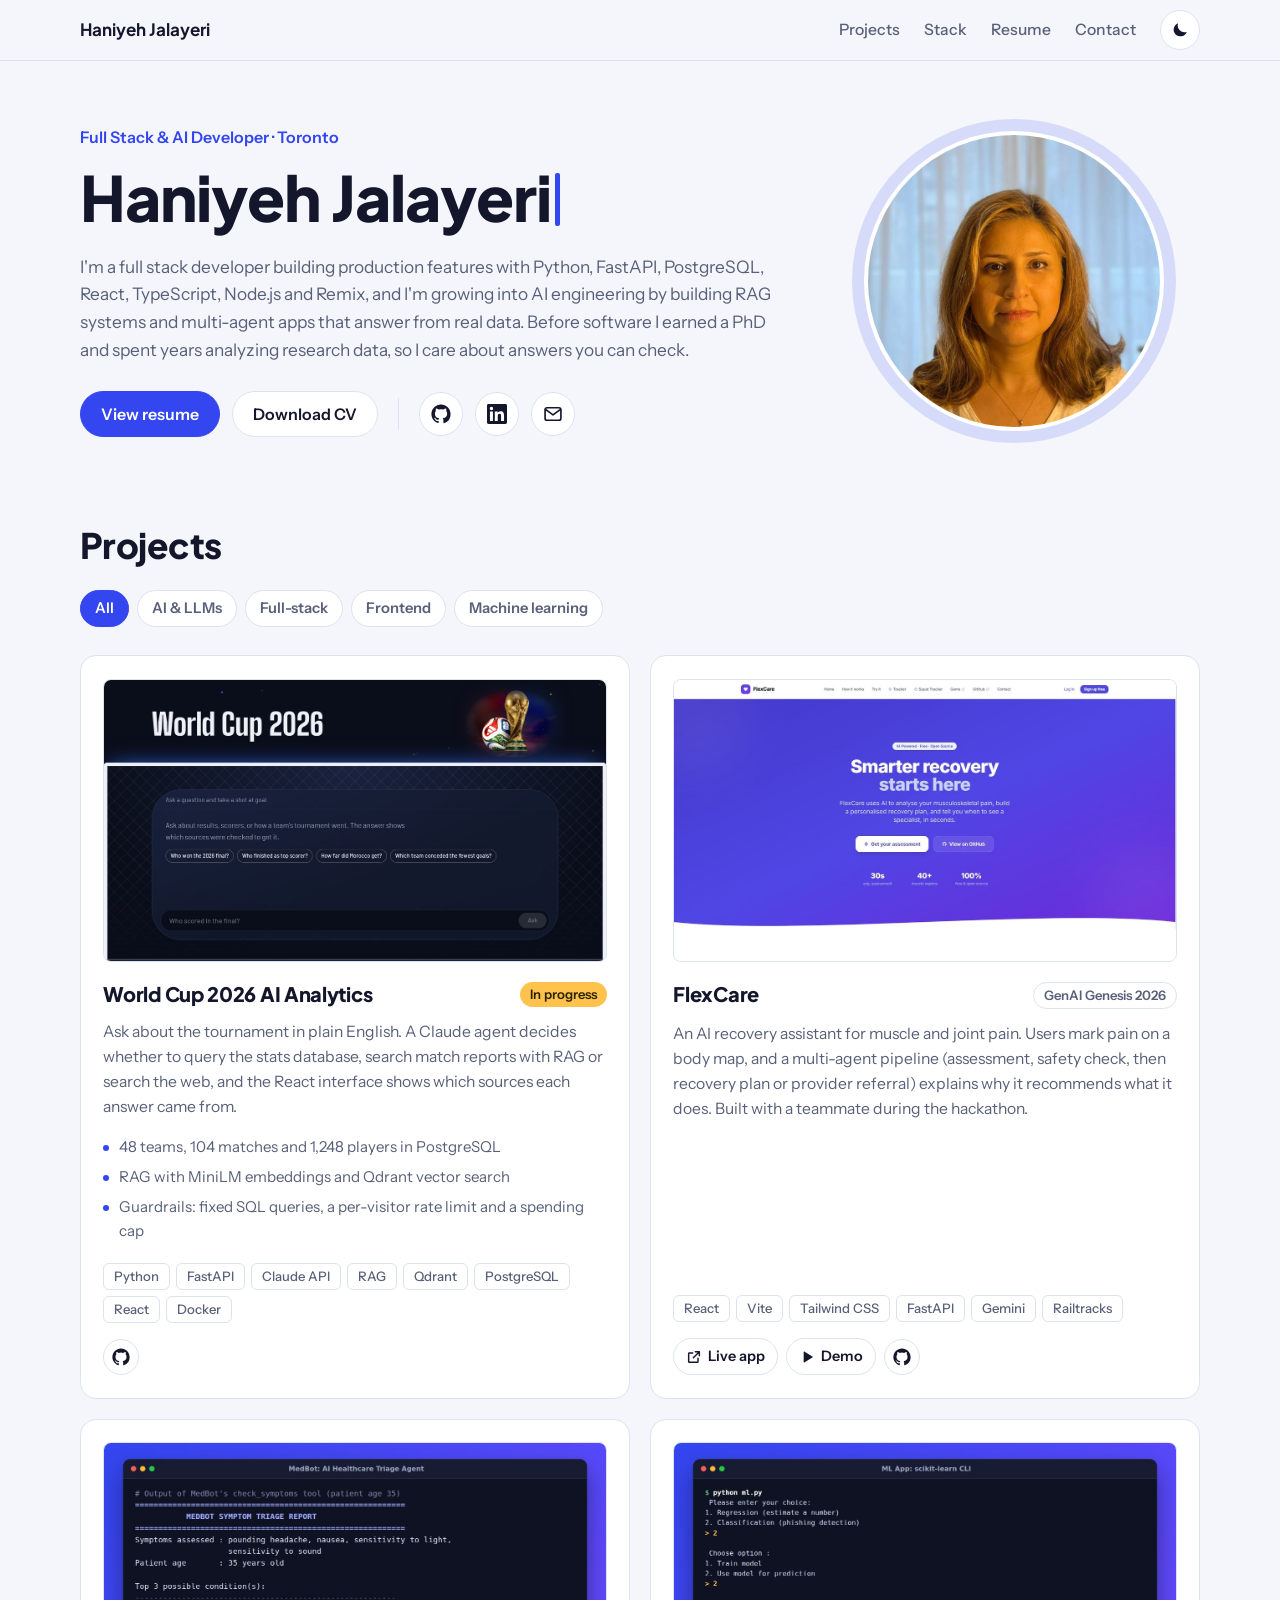
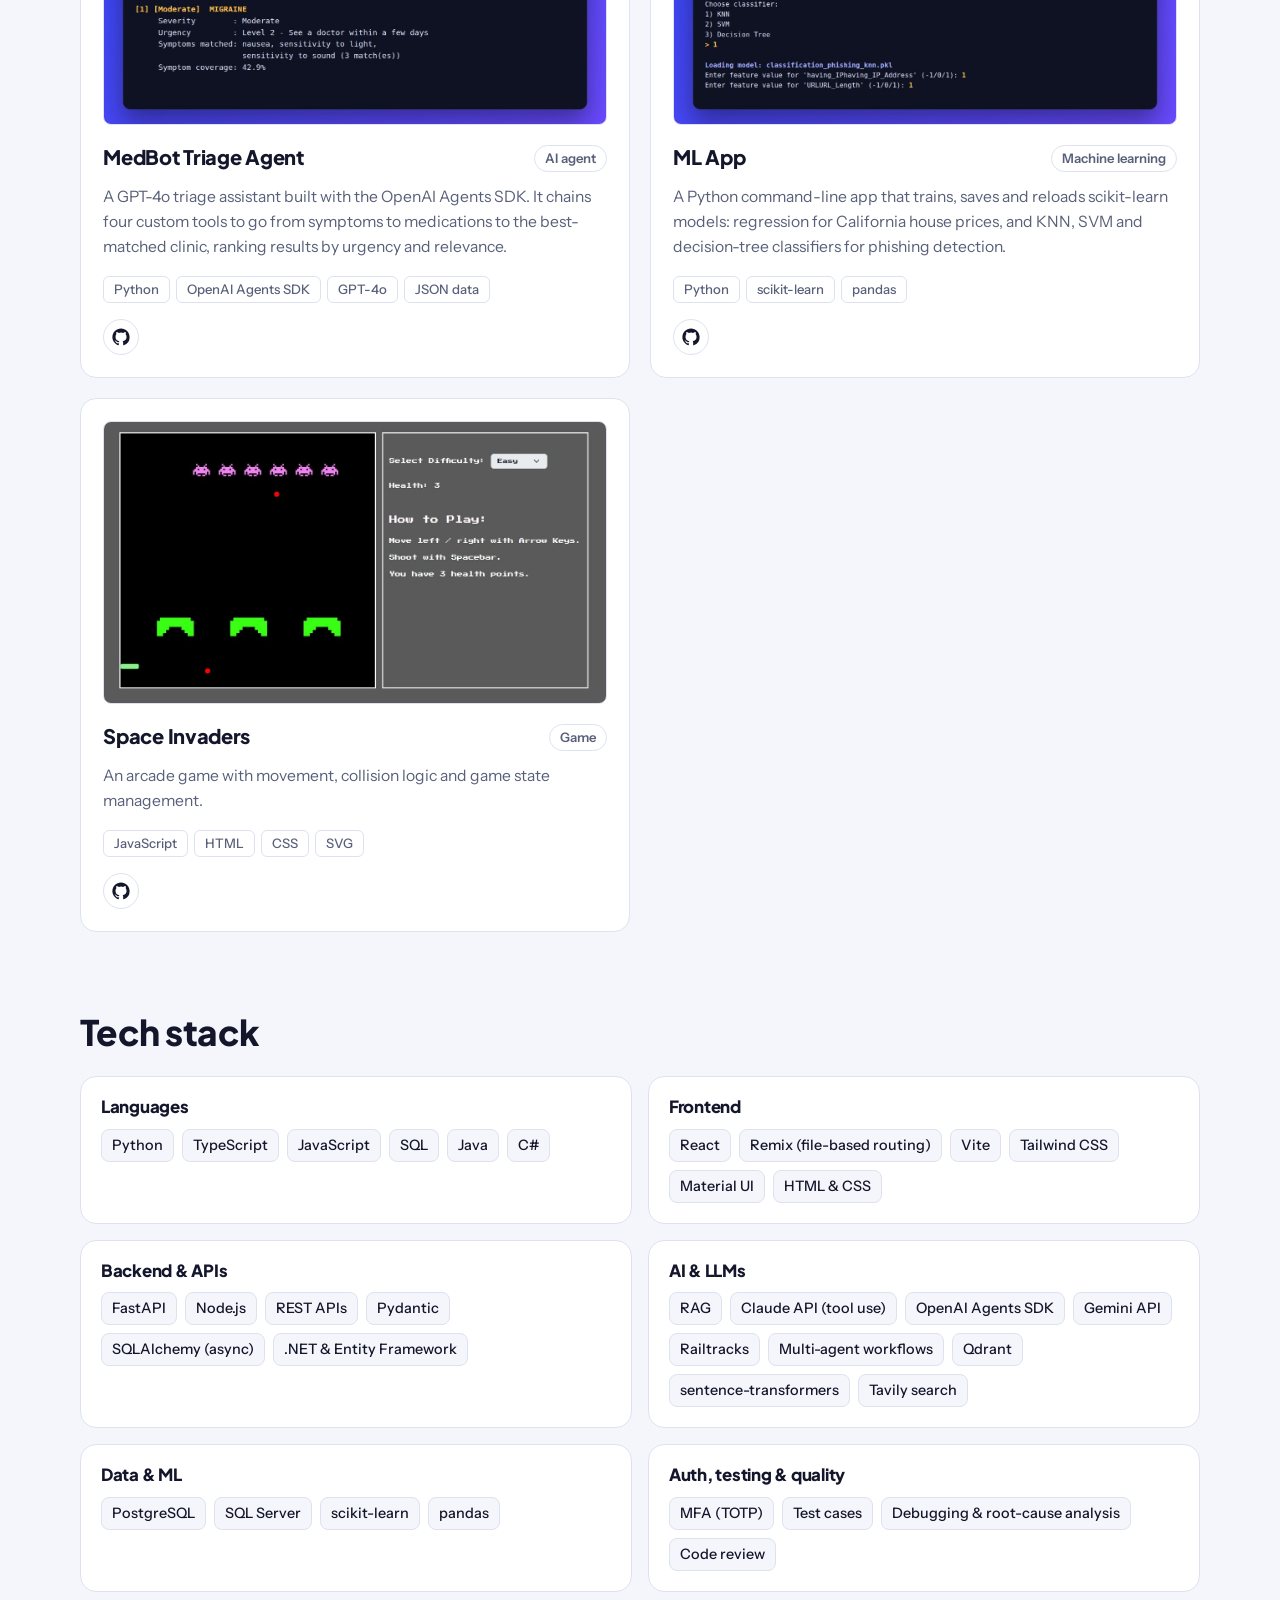
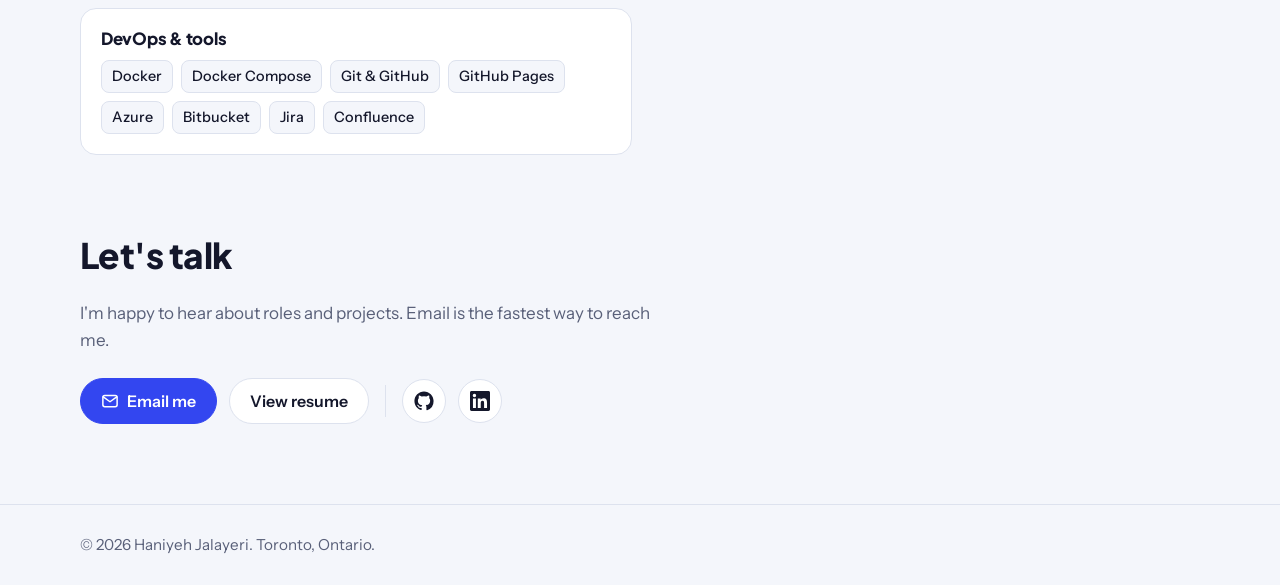
<file: index.html>
<!doctype html>
<html lang="en" data-theme="light">
  <head>
    <meta charset="UTF-8" />
    <meta name="viewport" content="width=device-width, initial-scale=1" />
    <title>Haniyeh Jalayeri | Full Stack &amp; AI Developer</title>
    <meta name="description" content="Haniyeh Jalayeri is a full stack developer building Node.js, Remix, React and FastAPI apps, plus RAG systems and multi-agent AI applications." />
    <meta property="og:title" content="Haniyeh Jalayeri | Full Stack &amp; AI Developer" />
    <meta property="og:description" content="Full stack apps, RAG systems and multi-agent AI. Projects, experience and CV." />
    <meta property="og:type" content="website" />
    <link rel="icon" href="data:image/svg+xml,%3Csvg xmlns='http://www.w3.org/2000/svg' viewBox='0 0 64 64'%3E%3Crect width='64' height='64' rx='16' fill='%233346F0'/%3E%3Ctext x='32' y='42' font-family='Arial' font-weight='700' font-size='28' text-anchor='middle' fill='white'%3EHJ%3C/text%3E%3C/svg%3E" />
    <link rel="preconnect" href="https://fonts.googleapis.com" />
    <link rel="preconnect" href="https://fonts.gstatic.com" crossorigin />
    <link href="https://fonts.googleapis.com/css2?family=Plus+Jakarta+Sans:wght@600;700;800&family=Instrument+Sans:wght@400;500;600&display=swap" rel="stylesheet" />
    <script>
      // Set the theme before first paint to avoid a flash.
      (function () {
        try {
          var saved = localStorage.getItem("theme");
          var dark = window.matchMedia("(prefers-color-scheme: dark)").matches;
          document.documentElement.setAttribute("data-theme", saved || (dark ? "dark" : "light"));
        } catch (e) {}
      })();
    </script>
    <script type="module" crossorigin src="/assets/main-qNSq7F2V.js"></script>
    <link rel="modulepreload" crossorigin href="/assets/index-BD8OFD_k.js">
    <link rel="stylesheet" crossorigin href="/assets/index-39ZbzACZ.css">
  </head>
  <body>
    <div id="root"></div>
  </body>
</html>
</file>
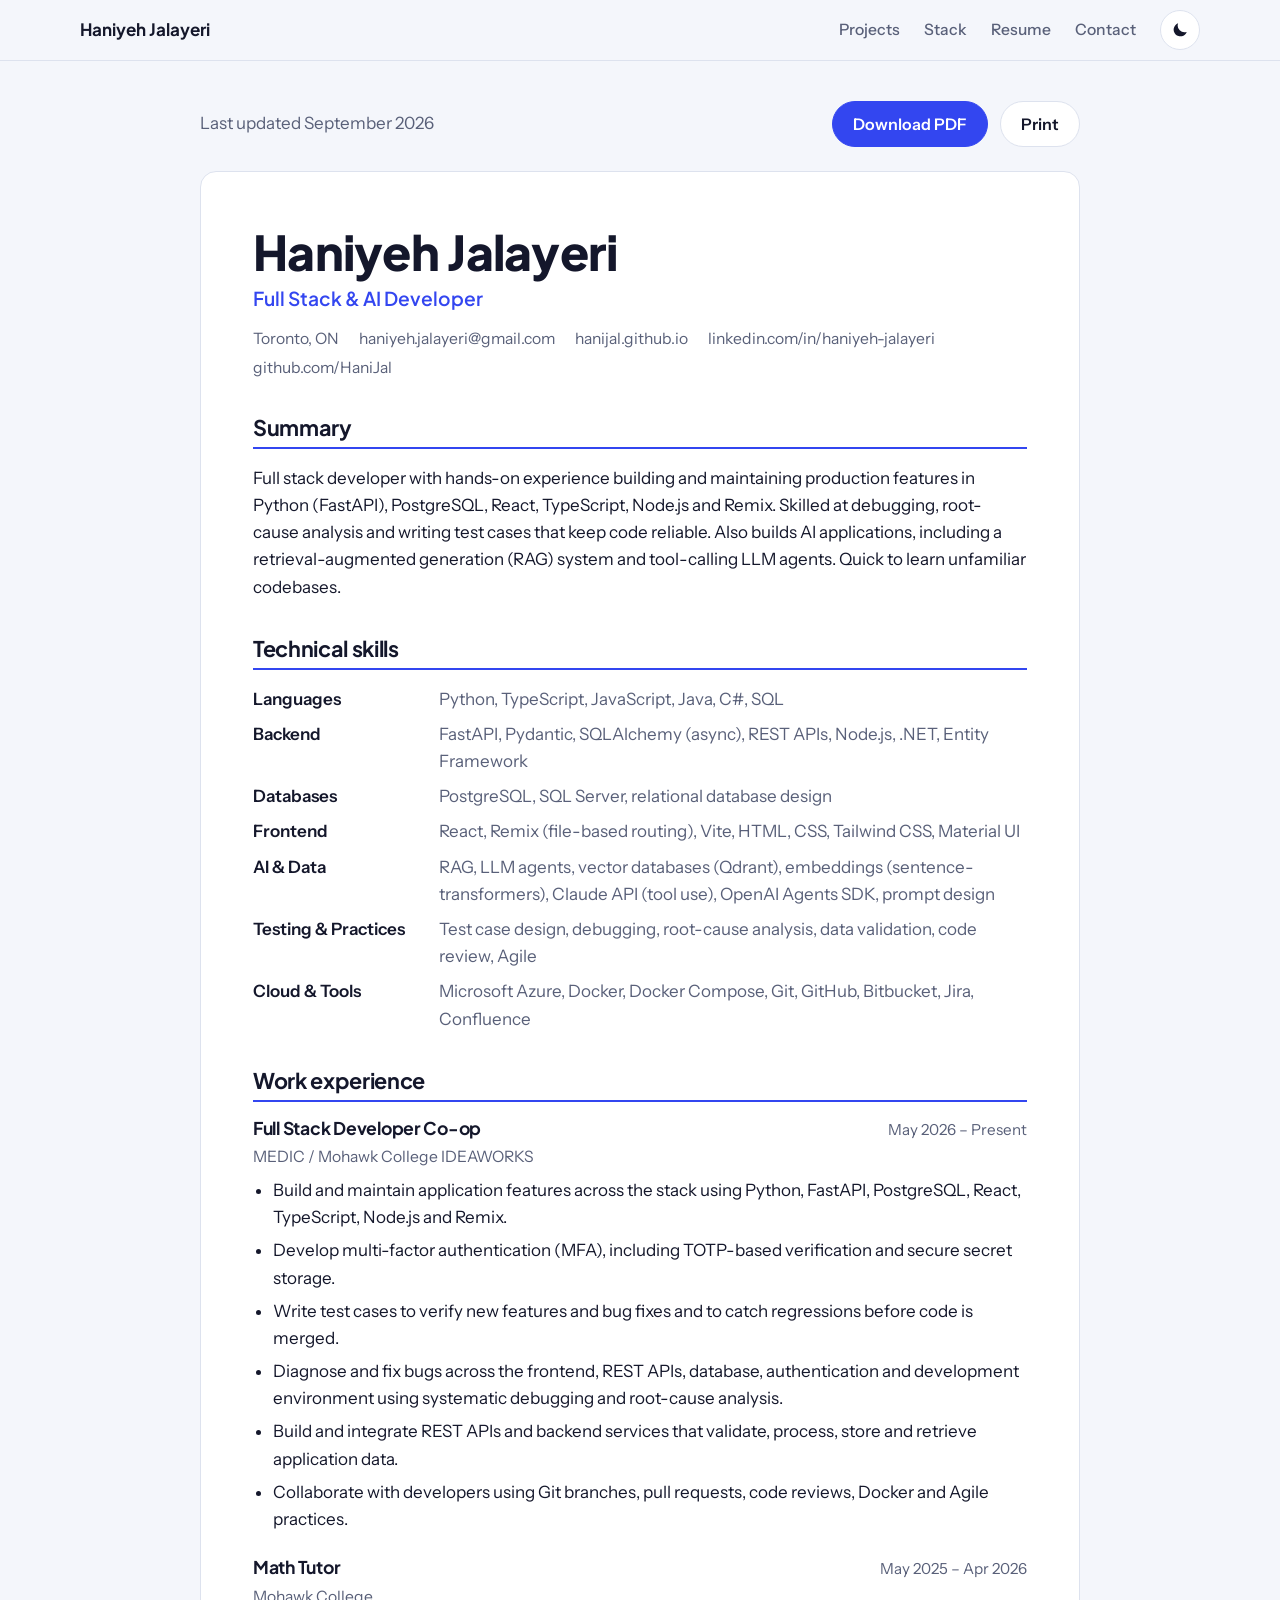
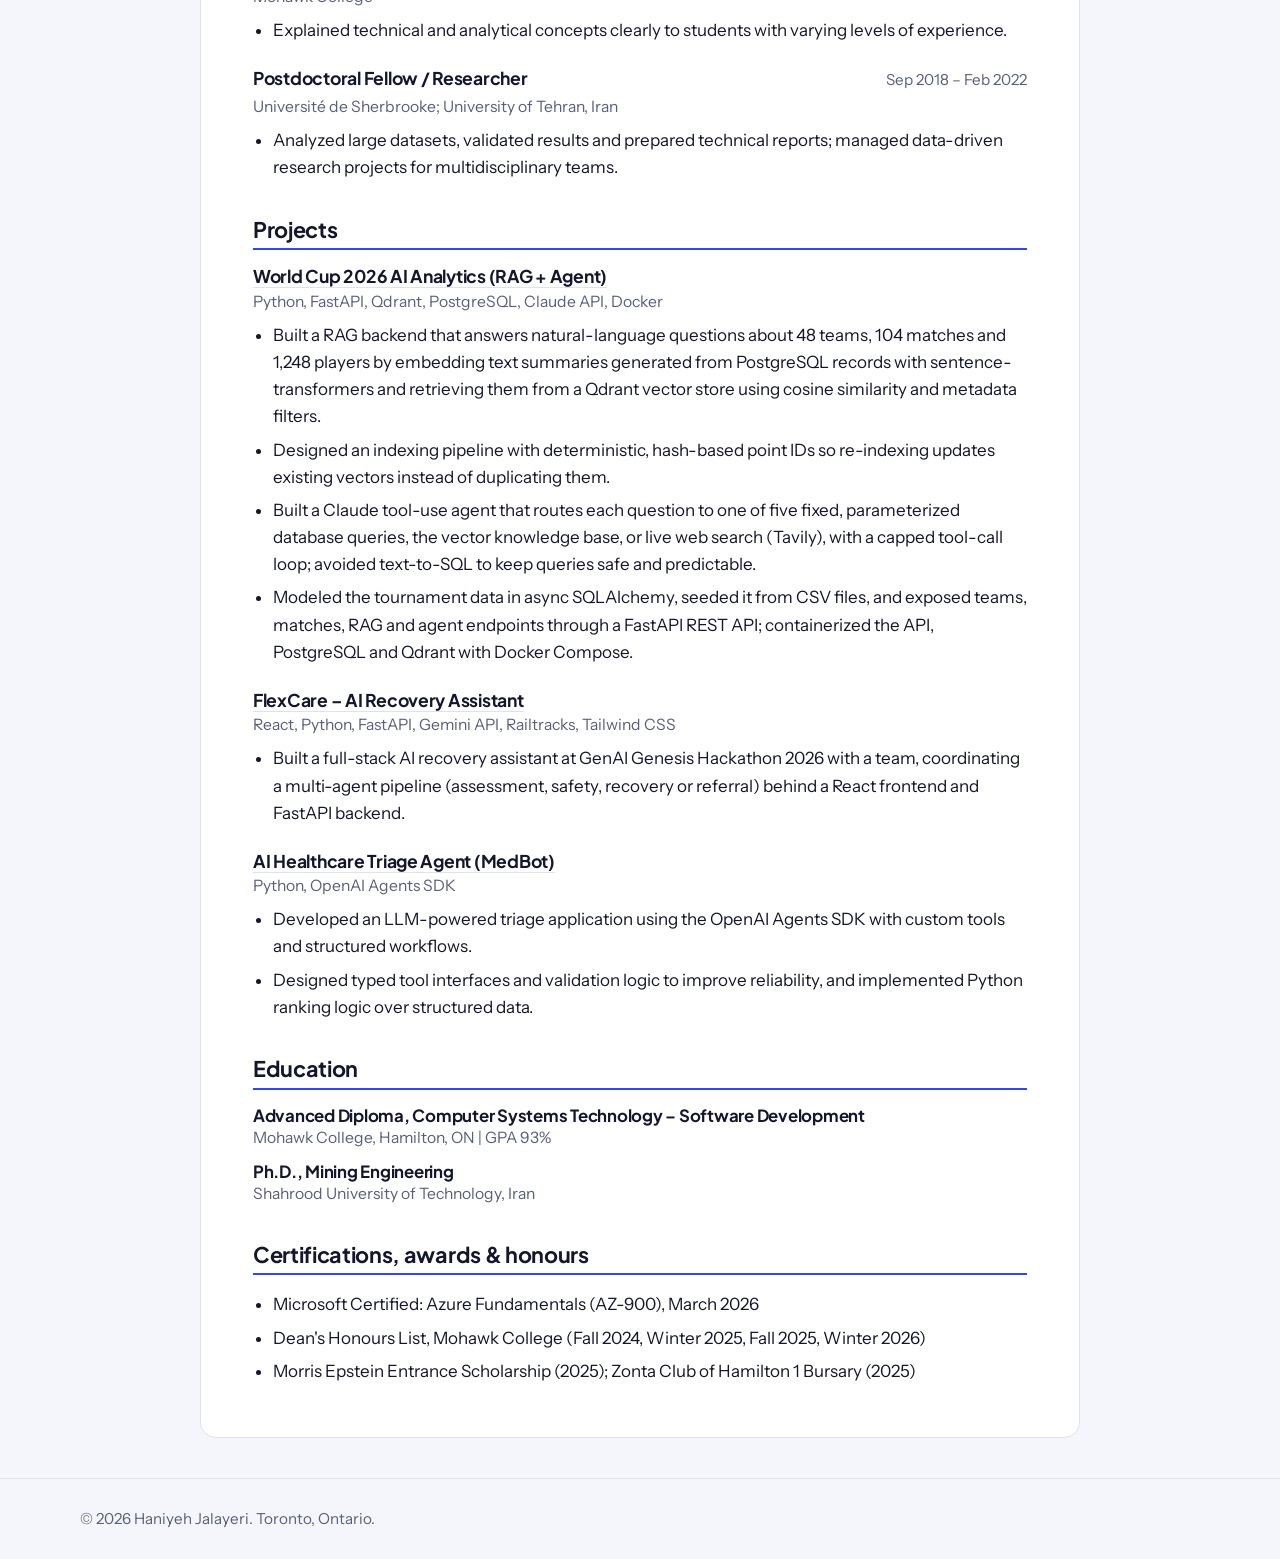
<file: resume/index.html>
<!doctype html>
<html lang="en" data-theme="light">
  <head>
    <meta charset="UTF-8" />
    <meta name="viewport" content="width=device-width, initial-scale=1" />
    <title>Resume | Haniyeh Jalayeri</title>
    <meta name="description" content="Resume of Haniyeh Jalayeri, full stack and AI developer: experience, projects, skills and education." />
    <meta property="og:title" content="Resume | Haniyeh Jalayeri" />
    <meta property="og:description" content="Full stack apps, RAG systems and multi-agent AI. Projects, experience and CV." />
    <meta property="og:type" content="website" />
    <link rel="icon" href="data:image/svg+xml,%3Csvg xmlns='http://www.w3.org/2000/svg' viewBox='0 0 64 64'%3E%3Crect width='64' height='64' rx='16' fill='%233346F0'/%3E%3Ctext x='32' y='42' font-family='Arial' font-weight='700' font-size='28' text-anchor='middle' fill='white'%3EHJ%3C/text%3E%3C/svg%3E" />
    <link rel="preconnect" href="https://fonts.googleapis.com" />
    <link rel="preconnect" href="https://fonts.gstatic.com" crossorigin />
    <link href="https://fonts.googleapis.com/css2?family=Plus+Jakarta+Sans:wght@600;700;800&family=Instrument+Sans:wght@400;500;600&display=swap" rel="stylesheet" />
    <script>
      // Set the theme before first paint to avoid a flash.
      (function () {
        try {
          var saved = localStorage.getItem("theme");
          var dark = window.matchMedia("(prefers-color-scheme: dark)").matches;
          document.documentElement.setAttribute("data-theme", saved || (dark ? "dark" : "light"));
        } catch (e) {}
      })();
    </script>
    <script type="module" crossorigin src="/assets/resume-C3FdptwQ.js"></script>
    <link rel="modulepreload" crossorigin href="/assets/index-BD8OFD_k.js">
    <link rel="stylesheet" crossorigin href="/assets/index-39ZbzACZ.css">
  </head>
  <body>
    <div id="root"></div>
  </body>
</html>
</file>
<file: assets/index-39ZbzACZ.css>
/*! tailwindcss v4.3.3 | MIT License | https://tailwindcss.com */@layer properties{@supports (((-webkit-hyphens:none)) and (not (margin-trim:inline))) or ((-moz-orient:inline) and (not (color:rgb(from red r g b)))){*,:before,:after,::backdrop{--tw-border-style:solid;--tw-gradient-position:initial;--tw-gradient-from:#0000;--tw-gradient-via:#0000;--tw-gradient-to:#0000;--tw-gradient-stops:initial;--tw-gradient-via-stops:initial;--tw-gradient-from-position:0%;--tw-gradient-via-position:50%;--tw-gradient-to-position:100%;--tw-font-weight:initial;--tw-tracking:initial;--tw-shadow:0 0 #0000;--tw-shadow-color:initial;--tw-shadow-alpha:100%;--tw-inset-shadow:0 0 #0000;--tw-inset-shadow-color:initial;--tw-inset-shadow-alpha:100%;--tw-ring-color:initial;--tw-ring-shadow:0 0 #0000;--tw-inset-ring-color:initial;--tw-inset-ring-shadow:0 0 #0000;--tw-ring-inset:initial;--tw-ring-offset-width:0px;--tw-ring-offset-color:#fff;--tw-ring-offset-shadow:0 0 #0000;--tw-blur:initial;--tw-brightness:initial;--tw-contrast:initial;--tw-grayscale:initial;--tw-hue-rotate:initial;--tw-invert:initial;--tw-opacity:initial;--tw-saturate:initial;--tw-sepia:initial;--tw-drop-shadow:initial;--tw-drop-shadow-color:initial;--tw-drop-shadow-alpha:100%;--tw-drop-shadow-size:initial;--tw-backdrop-blur:initial;--tw-backdrop-brightness:initial;--tw-backdrop-contrast:initial;--tw-backdrop-grayscale:initial;--tw-backdrop-hue-rotate:initial;--tw-backdrop-invert:initial;--tw-backdrop-opacity:initial;--tw-backdrop-saturate:initial;--tw-backdrop-sepia:initial;--tw-content:"";--tw-translate-x:0;--tw-translate-y:0;--tw-translate-z:0;--tw-leading:initial}}}@layer theme{:root,:host{--font-sans:-apple-system, BlinkMacSystemFont, "Segoe UI", Roboto, "Helvetica Neue", "Noto Sans", Arial, sans-serif, "Apple Color Emoji", "Segoe UI Emoji", "Segoe UI Symbol", "Noto Color Emoji";--font-mono:ui-monospace, SFMono-Regular, Menlo, Monaco, Consolas, "Liberation Mono", "Courier New", monospace;--spacing:.25rem;--text-base:1rem;--text-base--line-height: 1.5 ;--text-xl:1.25rem;--text-xl--line-height:calc(1.75 / 1.25);--font-weight-medium:500;--font-weight-semibold:600;--font-weight-bold:700;--font-weight-extrabold:800;--leading-snug:1.375;--radius-md:.375rem;--radius-lg:.5rem;--radius-2xl:1rem;--aspect-video:16 / 9;--default-transition-duration:.15s;--default-transition-timing-function:cubic-bezier(.4, 0, .2, 1);--default-font-family:var(--font-sans);--default-mono-font-family:var(--font-mono);--font-display:"Plus Jakarta Sans", "Segoe UI", system-ui, sans-serif;--font-body:"Instrument Sans", "Segoe UI", system-ui, sans-serif}}@layer base{*,:after,:before,::backdrop{box-sizing:border-box;border:0 solid;margin:0;padding:0}::file-selector-button{box-sizing:border-box;border:0 solid;margin:0;padding:0}html,:host{-webkit-text-size-adjust:100%;-moz-tab-size:4;tab-size:4;line-height:1.5;font-family:var(--default-font-family,-apple-system, BlinkMacSystemFont, "Segoe UI", Roboto, "Helvetica Neue", "Noto Sans", Arial, sans-serif, "Apple Color Emoji", "Segoe UI Emoji", "Segoe UI Symbol", "Noto Color Emoji");font-feature-settings:var(--default-font-feature-settings,normal);font-variation-settings:var(--default-font-variation-settings,normal);-webkit-tap-highlight-color:transparent}hr{height:0;color:inherit;border-top-width:1px}abbr:where([title]){-webkit-text-decoration:underline dotted;text-decoration:underline dotted}h1,h2,h3,h4,h5,h6{font-size:inherit;font-weight:inherit}a{color:inherit;-webkit-text-decoration:inherit;text-decoration:inherit}b,strong{font-weight:bolder}code,kbd,samp,pre{font-family:var(--default-mono-font-family,ui-monospace, SFMono-Regular, Menlo, Monaco, Consolas, "Liberation Mono", "Courier New", monospace);font-feature-settings:var(--default-mono-font-feature-settings,normal);font-variation-settings:var(--default-mono-font-variation-settings,normal);font-size:1em}small{font-size:80%}sub,sup{vertical-align:baseline;font-size:75%;line-height:0;position:relative}sub{bottom:-.25em}sup{top:-.5em}table{text-indent:0;border-color:inherit;border-collapse:collapse}:-moz-focusring:where(:not(iframe)){outline:auto}progress{vertical-align:baseline}summary{display:list-item}ol,ul,menu{list-style:none}img,svg,video,canvas,audio,iframe,embed,object{vertical-align:middle;display:block}img,video{max-width:100%;height:auto}button,input,select,optgroup,textarea{font:inherit;font-feature-settings:inherit;font-variation-settings:inherit;letter-spacing:inherit;color:inherit;opacity:1;background-color:#0000;border-radius:0}::file-selector-button{font:inherit;font-feature-settings:inherit;font-variation-settings:inherit;letter-spacing:inherit;color:inherit;opacity:1;background-color:#0000;border-radius:0}:where(select:is([multiple],[size])) optgroup{font-weight:bolder}:where(select:is([multiple],[size])) optgroup option{padding-inline-start:20px}::file-selector-button{margin-inline-end:4px}::placeholder{opacity:1}@supports (not ((-webkit-appearance:-apple-pay-button))) or (contain-intrinsic-size:1px){::placeholder{color:currentColor}@supports (color:color-mix(in lab,red,red)){::placeholder{color:color-mix(in oklab,currentcolor 50%,transparent)}}}textarea{resize:vertical}::-webkit-search-decoration{-webkit-appearance:none}::-webkit-date-and-time-value{min-height:1lh;text-align:inherit}::-webkit-datetime-edit{display:inline-flex}::-webkit-datetime-edit-fields-wrapper{padding:0}::-webkit-datetime-edit{padding-block:0}::-webkit-datetime-edit-year-field{padding-block:0}::-webkit-datetime-edit-month-field{padding-block:0}::-webkit-datetime-edit-day-field{padding-block:0}::-webkit-datetime-edit-hour-field{padding-block:0}::-webkit-datetime-edit-minute-field{padding-block:0}::-webkit-datetime-edit-second-field{padding-block:0}::-webkit-datetime-edit-millisecond-field{padding-block:0}::-webkit-datetime-edit-meridiem-field{padding-block:0}::-webkit-calendar-picker-indicator{line-height:1}:-moz-ui-invalid{box-shadow:none}button,input:where([type=button],[type=reset],[type=submit]){-webkit-appearance:button;-moz-appearance:button;appearance:button}::file-selector-button{-webkit-appearance:button;-moz-appearance:button;appearance:button}::-webkit-inner-spin-button{height:auto}::-webkit-outer-spin-button{height:auto}[hidden]:where(:not([hidden=until-found])){display:none!important}}@layer components;@layer utilities{.invisible{visibility:hidden}.absolute{position:absolute}.relative{position:relative}.sticky{position:sticky}.-inset-2{inset:calc(var(--spacing) * -2)}.inset-0{top:0;right:0;bottom:0;left:0}.top-0{top:0}.top-2{top:calc(var(--spacing) * 2)}.-left-\[999px\]{left:-999px}.z-50{z-index:50}.z-\[100\]{z-index:100}.order-first{order:-9999}.m-0{margin:0}.-mx-5{margin-inline:calc(var(--spacing) * -5)}.mx-1{margin-inline:var(--spacing)}.mx-auto{margin-inline:auto}.mt-0\.5{margin-top:calc(var(--spacing) * .5)}.mt-1{margin-top:var(--spacing)}.mt-2{margin-top:calc(var(--spacing) * 2)}.mt-3{margin-top:calc(var(--spacing) * 3)}.mt-4{margin-top:calc(var(--spacing) * 4)}.mt-6{margin-top:calc(var(--spacing) * 6)}.mt-9{margin-top:calc(var(--spacing) * 9)}.mt-auto{margin-top:auto}.mr-auto{margin-right:auto}.mb-3{margin-bottom:calc(var(--spacing) * 3)}.mb-4{margin-bottom:calc(var(--spacing) * 4)}.mb-5{margin-bottom:calc(var(--spacing) * 5)}.mb-6{margin-bottom:calc(var(--spacing) * 6)}.ml-5{margin-left:calc(var(--spacing) * 5)}.block{display:block}.contents{display:contents}.flex{display:flex}.grid{display:grid}.hidden{display:none}.inline-flex{display:inline-flex}.inline-grid{display:inline-grid}.aspect-square{aspect-ratio:1}.aspect-video{aspect-ratio:var(--aspect-video)}.h-8{height:calc(var(--spacing) * 8)}.h-9{height:calc(var(--spacing) * 9)}.h-10{height:calc(var(--spacing) * 10)}.h-11{height:calc(var(--spacing) * 11)}.h-full{height:100%}.min-h-\[60px\]{min-height:60px}.w-9{width:calc(var(--spacing) * 9)}.w-10{width:calc(var(--spacing) * 10)}.w-11{width:calc(var(--spacing) * 11)}.w-\[min\(880px\,100\%-2\.5rem\)\]{width:min(880px,100% - 2.5rem)}.w-\[min\(1120px\,100\%-2\.5rem\)\]{width:min(1120px,100% - 2.5rem)}.w-full{width:100%}.w-px{width:1px}.max-w-\[54ch\]{max-width:54ch}.max-w-\[58ch\]{max-width:58ch}.max-w-\[75ch\]{max-width:75ch}.max-w-\[132px\]{max-width:132px}.shrink-0{flex-shrink:0}.cursor-pointer{cursor:pointer}.list-disc{list-style-type:disc}.grid-cols-2{grid-template-columns:repeat(2,minmax(0,1fr))}.flex-col{flex-direction:column}.flex-wrap{flex-wrap:wrap}.place-items-center{place-items:center}.items-baseline{align-items:baseline}.items-center{align-items:center}.items-start{align-items:flex-start}.justify-between{justify-content:space-between}.justify-center{justify-content:center}.gap-1\.5{gap:calc(var(--spacing) * 1.5)}.gap-2{gap:calc(var(--spacing) * 2)}.gap-3{gap:calc(var(--spacing) * 3)}.gap-4{gap:calc(var(--spacing) * 4)}.gap-6{gap:calc(var(--spacing) * 6)}.gap-7{gap:calc(var(--spacing) * 7)}.gap-x-4{column-gap:calc(var(--spacing) * 4)}.gap-x-5{column-gap:calc(var(--spacing) * 5)}.gap-x-6{column-gap:calc(var(--spacing) * 6)}.gap-y-1{row-gap:var(--spacing)}.justify-self-center{justify-self:center}.overflow-x-auto{overflow-x:auto}.rounded-2xl{border-radius:var(--radius-2xl)}.rounded-full{border-radius:3.40282e38px}.rounded-lg{border-radius:var(--radius-lg)}.rounded-md{border-radius:var(--radius-md)}.border{border-style:var(--tw-border-style);border-width:1px}.border-4{border-style:var(--tw-border-style);border-width:4px}.border-\[1\.5px\]{border-style:var(--tw-border-style);border-width:1.5px}.border-t{border-top-style:var(--tw-border-style);border-top-width:1px}.border-b{border-bottom-style:var(--tw-border-style);border-bottom-width:1px}.border-b-2{border-bottom-style:var(--tw-border-style);border-bottom-width:2px}.border-accent{border-color:var(--accent)}.border-line{border-color:var(--line)}.border-surface{border-color:var(--surface)}.bg-accent{background-color:var(--accent)}.bg-amber{background-color:#ffc24d}.bg-bg,.bg-bg\/85{background-color:var(--bg)}@supports (color:color-mix(in lab,red,red)){.bg-bg\/85{background-color:color-mix(in oklab,var(--bg) 85%,transparent)}}.bg-line{background-color:var(--line)}.bg-surface{background-color:var(--surface)}.bg-gradient-to-br{--tw-gradient-position:to bottom right in oklab;background-image:linear-gradient(var(--tw-gradient-stops))}.from-accent{--tw-gradient-from:var(--accent);--tw-gradient-stops:var(--tw-gradient-via-stops,var(--tw-gradient-position), var(--tw-gradient-from) var(--tw-gradient-from-position), var(--tw-gradient-to) var(--tw-gradient-to-position))}.to-\[\#6B4BFF\]{--tw-gradient-to:#6b4bff;--tw-gradient-stops:var(--tw-gradient-via-stops,var(--tw-gradient-position), var(--tw-gradient-from) var(--tw-gradient-from-position), var(--tw-gradient-to) var(--tw-gradient-to-position))}.object-cover{object-fit:cover}.object-\[50\%_25\%\]{object-position:50% 25%}.object-top{object-position:top}.p-4{padding:calc(var(--spacing) * 4)}.p-\[clamp\(1\.5rem\,5vw\,3\.25rem\)\]{padding:clamp(1.5rem,5vw,3.25rem)}.px-2{padding-inline:calc(var(--spacing) * 2)}.px-2\.5{padding-inline:calc(var(--spacing) * 2.5)}.px-3{padding-inline:calc(var(--spacing) * 3)}.px-3\.5{padding-inline:calc(var(--spacing) * 3.5)}.px-5{padding-inline:calc(var(--spacing) * 5)}.py-0\.5{padding-block:calc(var(--spacing) * .5)}.py-1{padding-block:var(--spacing)}.py-1\.5{padding-block:calc(var(--spacing) * 1.5)}.py-2{padding-block:calc(var(--spacing) * 2)}.py-2\.5{padding-block:calc(var(--spacing) * 2.5)}.py-3{padding-block:calc(var(--spacing) * 3)}.py-7{padding-block:calc(var(--spacing) * 7)}.py-10{padding-block:calc(var(--spacing) * 10)}.pt-8{padding-top:calc(var(--spacing) * 8)}.pt-12{padding-top:calc(var(--spacing) * 12)}.pb-1{padding-bottom:var(--spacing)}.pb-1\.5{padding-bottom:calc(var(--spacing) * 1.5)}.pb-2{padding-bottom:calc(var(--spacing) * 2)}.pb-4{padding-bottom:calc(var(--spacing) * 4)}.pb-12{padding-bottom:calc(var(--spacing) * 12)}.pl-4{padding-left:calc(var(--spacing) * 4)}.text-center{text-align:center}.text-left{text-align:left}.font-display{font-family:Plus Jakarta Sans,Segoe UI,system-ui,sans-serif}.text-xl{font-size:var(--text-xl);line-height:var(--tw-leading,var(--text-xl--line-height))}.text-\[\.9rem\]{font-size:.9rem}.text-\[\.82rem\]{font-size:.82rem}.text-\[\.85rem\]{font-size:.85rem}.text-\[\.92rem\]{font-size:.92rem}.text-\[\.94rem\]{font-size:.94rem}.text-\[\.95rem\]{font-size:.95rem}.text-\[\.98rem\]{font-size:.98rem}.text-\[1\.1rem\]{font-size:1.1rem}.text-\[1\.2rem\]{font-size:1.2rem}.text-\[1\.05rem\]{font-size:1.05rem}.text-\[1\.35rem\]{font-size:1.35rem}.text-\[1rem\]{font-size:1rem}.text-\[clamp\(1\.6rem\,3vw\,2\.2rem\)\]{font-size:clamp(1.6rem,3vw,2.2rem)}.text-\[clamp\(1\.9rem\,8\.4vw\,3\.9rem\)\]{font-size:clamp(1.9rem,8.4vw,3.9rem)}.text-\[clamp\(2\.2rem\,5vw\,3rem\)\]{font-size:clamp(2.2rem,5vw,3rem)}.text-\[clamp\(3rem\,6vw\,4\.5rem\)\]{font-size:clamp(3rem,6vw,4.5rem)}.font-bold{--tw-font-weight:var(--font-weight-bold);font-weight:var(--font-weight-bold)}.font-extrabold{--tw-font-weight:var(--font-weight-extrabold);font-weight:var(--font-weight-extrabold)}.font-medium{--tw-font-weight:var(--font-weight-medium);font-weight:var(--font-weight-medium)}.font-semibold{--tw-font-weight:var(--font-weight-semibold);font-weight:var(--font-weight-semibold)}.tracking-\[-0\.03em\]{--tw-tracking:-.03em;letter-spacing:-.03em}.tracking-\[-0\.025em\]{--tw-tracking:-.025em;letter-spacing:-.025em}.whitespace-nowrap{white-space:nowrap}.text-\[\#2B2100\]{color:#2b2100}.text-accent{color:var(--accent)}.text-accent-ink{color:var(--accent-ink)}.text-ink{color:var(--ink)}.text-muted{color:var(--muted)}.no-underline{text-decoration-line:none}.underline{text-decoration-line:underline}.decoration-line{-webkit-text-decoration-color:var(--line);text-decoration-color:var(--line)}.underline-offset-4{text-underline-offset:4px}.opacity-15{opacity:.15}.ring{--tw-ring-shadow:var(--tw-ring-inset,) 0 0 0 calc(1px + var(--tw-ring-offset-width)) var(--tw-ring-color,currentcolor);box-shadow:var(--tw-inset-shadow),var(--tw-inset-ring-shadow),var(--tw-ring-offset-shadow),var(--tw-ring-shadow),var(--tw-shadow)}.filter{filter:var(--tw-blur,) var(--tw-brightness,) var(--tw-contrast,) var(--tw-grayscale,) var(--tw-hue-rotate,) var(--tw-invert,) var(--tw-saturate,) var(--tw-sepia,) var(--tw-drop-shadow,)}.backdrop-blur{--tw-backdrop-blur:blur(8px);-webkit-backdrop-filter:var(--tw-backdrop-blur,) var(--tw-backdrop-brightness,) var(--tw-backdrop-contrast,) var(--tw-backdrop-grayscale,) var(--tw-backdrop-hue-rotate,) var(--tw-backdrop-invert,) var(--tw-backdrop-opacity,) var(--tw-backdrop-saturate,) var(--tw-backdrop-sepia,);backdrop-filter:var(--tw-backdrop-blur,) var(--tw-backdrop-brightness,) var(--tw-backdrop-contrast,) var(--tw-backdrop-grayscale,) var(--tw-backdrop-hue-rotate,) var(--tw-backdrop-invert,) var(--tw-backdrop-opacity,) var(--tw-backdrop-saturate,) var(--tw-backdrop-sepia,)}.transition{transition-property:color,background-color,border-color,outline-color,text-decoration-color,fill,stroke,--tw-gradient-from,--tw-gradient-via,--tw-gradient-to,opacity,box-shadow,transform,translate,scale,rotate,filter,-webkit-backdrop-filter,backdrop-filter,display,content-visibility,overlay,pointer-events;transition-timing-function:var(--tw-ease,var(--default-transition-timing-function));transition-duration:var(--tw-duration,var(--default-transition-duration))}.\[animation-delay\:\.1s\]{animation-delay:.1s}.\[animation-delay\:\.16s\]{animation-delay:.16s}.\[grid-area\:1\/1\]{grid-area:1/1}.before\:absolute:before{content:var(--tw-content);position:absolute}.before\:top-\[\.65em\]:before{content:var(--tw-content);top:.65em}.before\:left-0:before{content:var(--tw-content);left:0}.before\:h-1\.5:before{content:var(--tw-content);height:calc(var(--spacing) * 1.5)}.before\:w-1\.5:before{content:var(--tw-content);width:calc(var(--spacing) * 1.5)}.before\:rounded-full:before{content:var(--tw-content);border-radius:3.40282e38px}.before\:bg-accent:before{content:var(--tw-content);background-color:var(--accent)}.last\:mb-0:last-child{margin-bottom:0}@media(hover:hover){.hover\:-translate-y-px:hover{--tw-translate-y:-1px;translate:var(--tw-translate-x) var(--tw-translate-y)}.hover\:border-accent:hover{border-color:var(--accent)}.hover\:bg-surface:hover{background-color:var(--surface)}.hover\:text-accent:hover{color:var(--accent)}.hover\:text-ink:hover{color:var(--ink)}.hover\:decoration-accent:hover{-webkit-text-decoration-color:var(--accent);text-decoration-color:var(--accent)}}.focus\:left-2:focus{left:calc(var(--spacing) * 2)}.aria-\[current\=page\]\:text-accent[aria-current=page]{color:var(--accent)}@media(min-width:40rem){.sm\:mx-0{margin-inline:0}.sm\:mb-5{margin-bottom:calc(var(--spacing) * 5)}.sm\:mb-6{margin-bottom:calc(var(--spacing) * 6)}.sm\:block{display:block}.sm\:flex{display:flex}.sm\:hidden{display:none}.sm\:inline{display:inline}.sm\:w-auto{width:auto}.sm\:max-w-\[200px\]{max-width:200px}.sm\:grid-cols-\[170px_1fr\]{grid-template-columns:170px 1fr}.sm\:flex-row{flex-direction:row}.sm\:flex-wrap{flex-wrap:wrap}.sm\:items-center{align-items:center}.sm\:gap-2{gap:calc(var(--spacing) * 2)}.sm\:gap-3{gap:calc(var(--spacing) * 3)}.sm\:gap-4{gap:calc(var(--spacing) * 4)}.sm\:gap-5{gap:calc(var(--spacing) * 5)}.sm\:overflow-visible{overflow:visible}.sm\:p-5{padding:calc(var(--spacing) * 5)}.sm\:p-\[1\.4rem\]{padding:1.4rem}.sm\:px-0{padding-inline:0}.sm\:px-5{padding-inline:calc(var(--spacing) * 5)}.sm\:pt-16{padding-top:calc(var(--spacing) * 16)}.sm\:pb-16{padding-bottom:calc(var(--spacing) * 16)}.sm\:text-base{font-size:var(--text-base);line-height:var(--tw-leading,var(--text-base--line-height))}.sm\:text-\[\.9rem\]{font-size:.9rem}}@media(min-width:48rem){.md\:-inset-3{inset:calc(var(--spacing) * -3)}.md\:order-none{order:0}.md\:mx-0{margin-inline:0}.md\:mt-5{margin-top:calc(var(--spacing) * 5)}.md\:mt-7{margin-top:calc(var(--spacing) * 7)}.md\:max-w-\[300px\]{max-width:300px}.md\:grid-cols-2{grid-template-columns:repeat(2,minmax(0,1fr))}.md\:grid-cols-\[1\.3fr_\.7fr\]{grid-template-columns:1.3fr .7fr}.md\:items-center{align-items:center}.md\:justify-start{justify-content:flex-start}.md\:gap-14{gap:calc(var(--spacing) * 14)}.md\:pt-16{padding-top:calc(var(--spacing) * 16)}.md\:pb-6{padding-bottom:calc(var(--spacing) * 6)}.md\:text-left{text-align:left}.md\:text-base{font-size:var(--text-base);line-height:var(--tw-leading,var(--text-base--line-height))}.md\:text-\[1\.08rem\]{font-size:1.08rem}}@media print{.print\:mt-1{margin-top:var(--spacing)}.print\:mt-2\.5{margin-top:calc(var(--spacing) * 2.5)}.print\:mb-1{margin-bottom:var(--spacing)}.print\:mb-1\.5{margin-bottom:calc(var(--spacing) * 1.5)}.print\:hidden{display:none}.print\:w-full{width:100%}.print\:max-w-none{max-width:none}.print\:break-inside-auto{break-inside:auto}.print\:break-after-avoid{break-after:avoid}.print\:grid-cols-\[130px_1fr\]{grid-template-columns:130px 1fr}.print\:justify-center{justify-content:center}.print\:gap-0\.5{gap:calc(var(--spacing) * .5)}.print\:rounded-none{border-radius:0}.print\:border-0{border-style:var(--tw-border-style);border-width:0}.print\:border-b{border-bottom-style:var(--tw-border-style);border-bottom-width:1px}.print\:p-0{padding:0}.print\:py-0{padding-block:0}.print\:pb-0\.5{padding-bottom:calc(var(--spacing) * .5)}.print\:text-center{text-align:center}.print\:text-\[9pt\]{font-size:9pt}.print\:text-\[10\.5pt\]{font-size:10.5pt}.print\:text-\[10pt\]{font-size:10pt}.print\:text-\[11pt\]{font-size:11pt}.print\:text-\[20pt\]{font-size:20pt}.print\:leading-snug{--tw-leading:var(--leading-snug);line-height:var(--leading-snug)}}}:root{--bg:#f4f6fb;--surface:#fff;--ink:#14172b;--muted:#596079;--line:#dde2ee;--accent:#3346f0;--accent-ink:#fff;--spot:#141834;--spot-line:#2e3563}:root[data-theme=dark]{--bg:#0d1020;--surface:#161a30;--ink:#eceffa;--muted:#9aa2bf;--line:#2a3050;--accent:#97a4ff;--accent-ink:#0d1020;--spot:#1a1f42;--spot-line:#343c72}html{scroll-behavior:smooth;scroll-padding-top:72px}body{background:var(--bg);color:var(--ink);font-family:var(--font-body);-webkit-font-smoothing:antialiased;margin:0;font-size:1.0625rem;line-height:1.6}h1,h2,h3{font-family:var(--font-display);letter-spacing:-.015em;line-height:1.15}:focus-visible{outline:3px solid var(--accent);outline-offset:3px;border-radius:6px}.no-scrollbar{scrollbar-width:none}.no-scrollbar::-webkit-scrollbar{display:none}.caret{background:var(--accent);vertical-align:-.06em;border-radius:2px;width:.08em;height:.85em;margin-left:.06em;animation:1s step-end infinite blink;display:inline-block}@keyframes blink{50%{opacity:0}}@media(prefers-reduced-motion:reduce){.caret{animation:none}}@media(prefers-reduced-motion:no-preference){.rise{animation:.6s cubic-bezier(.2,.7,.2,1) both rise}@keyframes rise{0%{opacity:0;transform:translateY(14px)}to{opacity:1;transform:none}}}@media(prefers-reduced-motion:reduce){html{scroll-behavior:auto}}@media print{@page{size:letter;margin:.45in .5in}:root,:root[data-theme=dark]{--bg:#fff;--surface:#fff;--ink:#111;--muted:#3f4455;--line:#c9cedb;--accent:#1f3a8f}body{font-size:9pt;line-height:1.32}a{color:inherit;text-decoration:none!important}}@property --tw-border-style{syntax:"*";inherits:false;initial-value:solid}@property --tw-gradient-position{syntax:"*";inherits:false}@property --tw-gradient-from{syntax:"<color>";inherits:false;initial-value:#0000}@property --tw-gradient-via{syntax:"<color>";inherits:false;initial-value:#0000}@property --tw-gradient-to{syntax:"<color>";inherits:false;initial-value:#0000}@property --tw-gradient-stops{syntax:"*";inherits:false}@property --tw-gradient-via-stops{syntax:"*";inherits:false}@property --tw-gradient-from-position{syntax:"<length-percentage>";inherits:false;initial-value:0%}@property --tw-gradient-via-position{syntax:"<length-percentage>";inherits:false;initial-value:50%}@property --tw-gradient-to-position{syntax:"<length-percentage>";inherits:false;initial-value:100%}@property --tw-font-weight{syntax:"*";inherits:false}@property --tw-tracking{syntax:"*";inherits:false}@property --tw-shadow{syntax:"*";inherits:false;initial-value:0 0 #0000}@property --tw-shadow-color{syntax:"*";inherits:false}@property --tw-shadow-alpha{syntax:"<percentage>";inherits:false;initial-value:100%}@property --tw-inset-shadow{syntax:"*";inherits:false;initial-value:0 0 #0000}@property --tw-inset-shadow-color{syntax:"*";inherits:false}@property --tw-inset-shadow-alpha{syntax:"<percentage>";inherits:false;initial-value:100%}@property --tw-ring-color{syntax:"*";inherits:false}@property --tw-ring-shadow{syntax:"*";inherits:false;initial-value:0 0 #0000}@property --tw-inset-ring-color{syntax:"*";inherits:false}@property --tw-inset-ring-shadow{syntax:"*";inherits:false;initial-value:0 0 #0000}@property --tw-ring-inset{syntax:"*";inherits:false}@property --tw-ring-offset-width{syntax:"<length>";inherits:false;initial-value:0}@property --tw-ring-offset-color{syntax:"*";inherits:false;initial-value:#fff}@property --tw-ring-offset-shadow{syntax:"*";inherits:false;initial-value:0 0 #0000}@property --tw-blur{syntax:"*";inherits:false}@property --tw-brightness{syntax:"*";inherits:false}@property --tw-contrast{syntax:"*";inherits:false}@property --tw-grayscale{syntax:"*";inherits:false}@property --tw-hue-rotate{syntax:"*";inherits:false}@property --tw-invert{syntax:"*";inherits:false}@property --tw-opacity{syntax:"*";inherits:false}@property --tw-saturate{syntax:"*";inherits:false}@property --tw-sepia{syntax:"*";inherits:false}@property --tw-drop-shadow{syntax:"*";inherits:false}@property --tw-drop-shadow-color{syntax:"*";inherits:false}@property --tw-drop-shadow-alpha{syntax:"<percentage>";inherits:false;initial-value:100%}@property --tw-drop-shadow-size{syntax:"*";inherits:false}@property --tw-backdrop-blur{syntax:"*";inherits:false}@property --tw-backdrop-brightness{syntax:"*";inherits:false}@property --tw-backdrop-contrast{syntax:"*";inherits:false}@property --tw-backdrop-grayscale{syntax:"*";inherits:false}@property --tw-backdrop-hue-rotate{syntax:"*";inherits:false}@property --tw-backdrop-invert{syntax:"*";inherits:false}@property --tw-backdrop-opacity{syntax:"*";inherits:false}@property --tw-backdrop-saturate{syntax:"*";inherits:false}@property --tw-backdrop-sepia{syntax:"*";inherits:false}@property --tw-content{syntax:"*";inherits:false;initial-value:""}@property --tw-translate-x{syntax:"*";inherits:false;initial-value:0}@property --tw-translate-y{syntax:"*";inherits:false;initial-value:0}@property --tw-translate-z{syntax:"*";inherits:false;initial-value:0}@property --tw-leading{syntax:"*";inherits:false}
</file>
